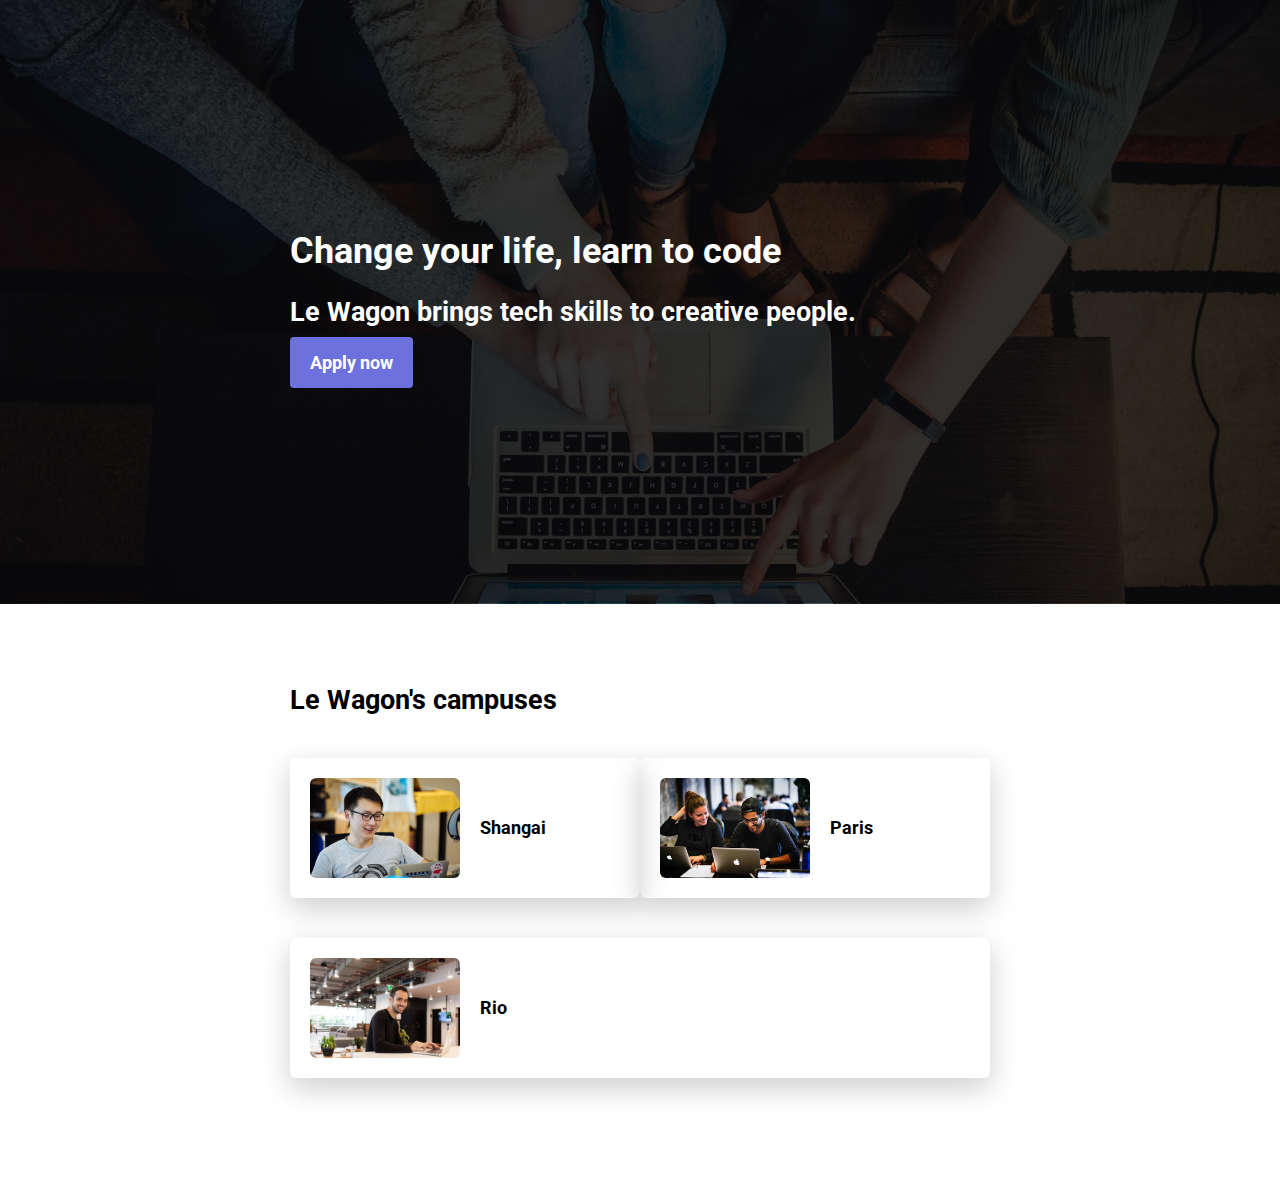
<file: index.html>
<!DOCTYPE html>
<html>
	<head>
		<title>Le Wagon</title>
		<meta charset="utf-8">
		<link rel="stylesheet" href="css/style.css">
	</head>
	<body>

		<div class="banner">
			<div class="container">
				<h1>Change your life, learn to code</h1>
				<h2>Le Wagon brings tech skills to creative people.</h2>
				<a href="#apply-section" class="btn-blue">Apply now</a>
			</div>
		</div>

		<div class="container">

			<h2>Le Wagon's campuses</h2>

			<div class="cards">
				<div class="card">
					<img src="images/shangai.jpg" alt="Le Wagon Shangai">
					<h3>Shangai</h3>
				</div>
				<div class="card">
					<img src="images/paris.webp" alt="Le Wagon Paris">
					<h3>Paris</h3>
				</div>
				<div class="card">
					<img src="images/rio.webp" alt="Le Wagon Rio">
					<h3>Rio</h3>
				</div>
			</div>
		</div>

		<div id="apply-section">

		</div>
			<div data-tf-live="01JBM1GR4BK0RAH33RZ4JVGJ6H"></div><script src="//embed.typeform.com/next/embed.js"></script>
		</div>
	</body>
</html>
</file>
<file: css/style.css>
@import url("https://fonts.googleapis.com/css?family=Lora|Roboto");

@import url("components/container.css");
@import url("components/avatar.css");
@import url("components/button.css");
@import url("components/banner.css");
@import url("components/card.css");

body {
	font-family: 'Lora', serif;
	font-size: 18px;
	margin: 0px;
}
h1, h2, h3 {
	font-family: 'Roboto', sans-serif;
	font-weight: bold;
}
a {
	text-decoration: none;
}
</file>
